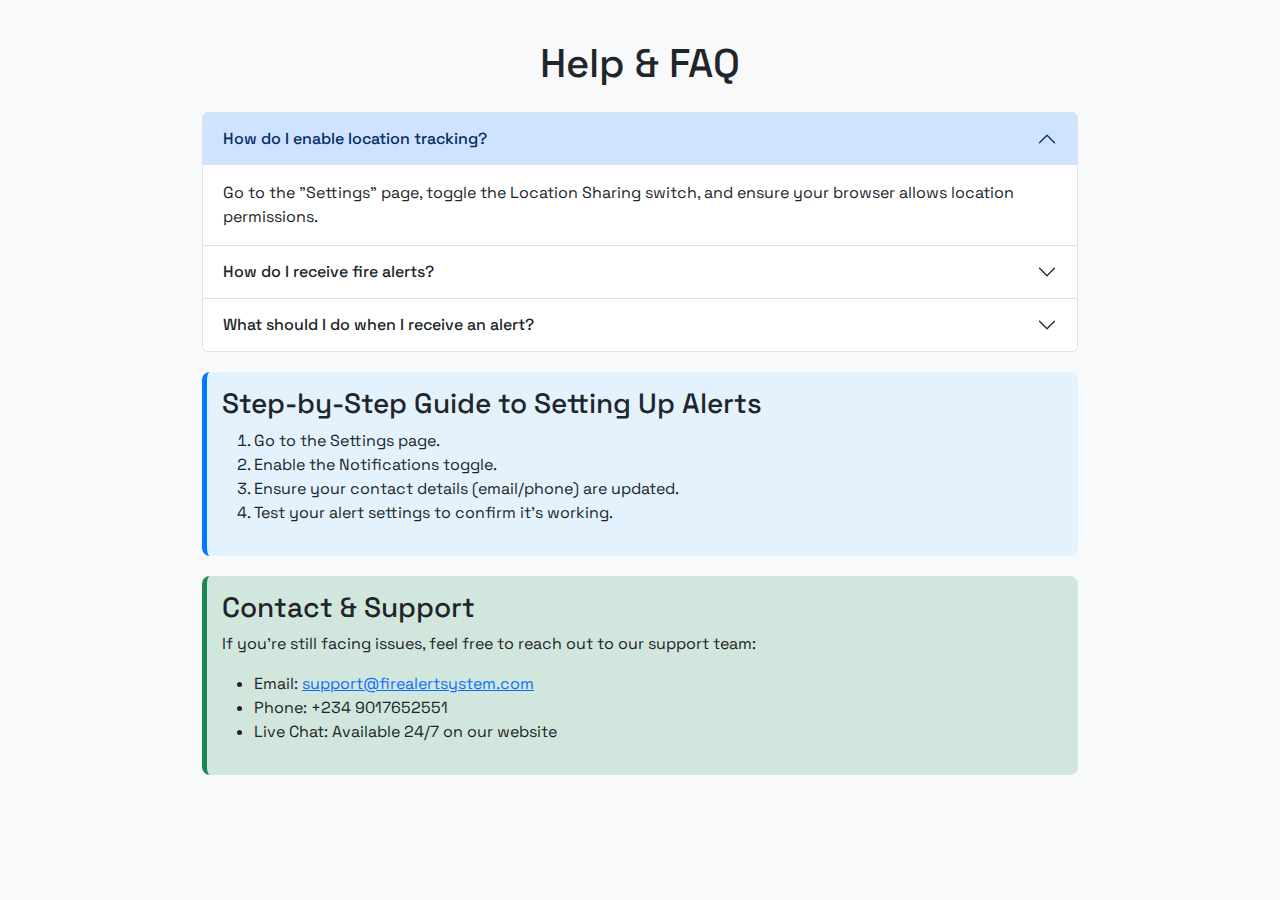
<file: help.html>
<!DOCTYPE html>
<html lang="en">
<head>
  <meta charset="UTF-8">
  <meta name="viewport" content="width=device-width, initial-scale=1.0">
  <title>Help / FAQ - Fire Alert System</title>

  <!-- Bootstrap CSS -->
  <link rel="stylesheet" href="https://cdn.jsdelivr.net/npm/bootstrap@5.3.0/dist/css/bootstrap.min.css">
  
  <!-- Google Fonts -->
  <link href="https://fonts.googleapis.com/css2?family=Space+Grotesk:wght@400;500;700&display=swap" rel="stylesheet">
  
  <style>
    body {
      font-family: 'Space Grotesk', sans-serif;
      background-color: #f8f9fa;
      margin: 0;
      padding: 0;
    }
    .container {
      max-width: 900px;
      margin-top: 40px;
    }
    .accordion-button {
      font-weight: 500;
    }
    .step-guide {
      background-color: #e3f2fd;
      border-left: 5px solid #007bff;
      padding: 15px;
      margin-top: 20px;
      border-radius: 8px;
    }
    .contact-section {
      background-color: #d1e7dd;
      padding: 15px;
      border-left: 5px solid #198754;
      margin-top: 20px;
      border-radius: 8px;
    }
  </style>
</head>
<body>

<div class="container">
  <h1 class="text-center mb-4">Help & FAQ</h1>

  <!-- FAQ Section -->
  <div class="accordion" id="faqAccordion">
    <!-- FAQ 1 -->
    <div class="accordion-item">
      <h2 class="accordion-header">
        <button class="accordion-button" type="button" data-bs-toggle="collapse" data-bs-target="#faq1">
          How do I enable location tracking?
        </button>
      </h2>
      <div id="faq1" class="accordion-collapse collapse show" data-bs-parent="#faqAccordion">
        <div class="accordion-body">
          Go to the "Settings" page, toggle the Location Sharing switch, and ensure your browser allows location permissions.
        </div>
      </div>
    </div>

    <!-- FAQ 2 -->
    <div class="accordion-item">
      <h2 class="accordion-header">
        <button class="accordion-button collapsed" type="button" data-bs-toggle="collapse" data-bs-target="#faq2">
          How do I receive fire alerts?
        </button>
      </h2>
      <div id="faq2" class="accordion-collapse collapse" data-bs-parent="#faqAccordion">
        <div class="accordion-body">
          Ensure your notification preferences are enabled in the Settings page. Alerts will be sent via email, SMS, or in-app notifications.
        </div>
      </div>
    </div>

    <!-- FAQ 3 -->
    <div class="accordion-item">
      <h2 class="accordion-header">
        <button class="accordion-button collapsed" type="button" data-bs-toggle="collapse" data-bs-target="#faq3">
          What should I do when I receive an alert?
        </button>
      </h2>
      <div id="faq3" class="accordion-collapse collapse" data-bs-parent="#faqAccordion">
        <div class="accordion-body">
          Follow the instructions provided in the alert. If it's a confirmed fire outbreak, evacuate the area immediately and contact emergency services.
        </div>
      </div>
    </div>
  </div>

  <!-- Step-by-Step Guides -->
  <div class="step-guide">
    <h3>Step-by-Step Guide to Setting Up Alerts</h3>
    <ol>
      <li>Go to the Settings page.</li>
      <li>Enable the Notifications toggle.</li>
      <li>Ensure your contact details (email/phone) are updated.</li>
      <li>Test your alert settings to confirm it's working.</li>
    </ol>
  </div>

  <!-- Contact Support Section -->
  <div class="contact-section">
    <h3>Contact & Support</h3>
    <p>If you're still facing issues, feel free to reach out to our support team:</p>
    <ul>
      <li>Email: <a href="mailto:support@firealertsystem.com">support@firealertsystem.com</a></li>
      <li>Phone: +234 9017652551</li>
      <li>Live Chat: Available 24/7 on our website</li>
    </ul>
  </div>
</div>

<!-- Bootstrap JS -->
<script src="https://cdn.jsdelivr.net/npm/bootstrap@5.3.0/dist/js/bootstrap.bundle.min.js"></script>

</body>
</html>
</file>
